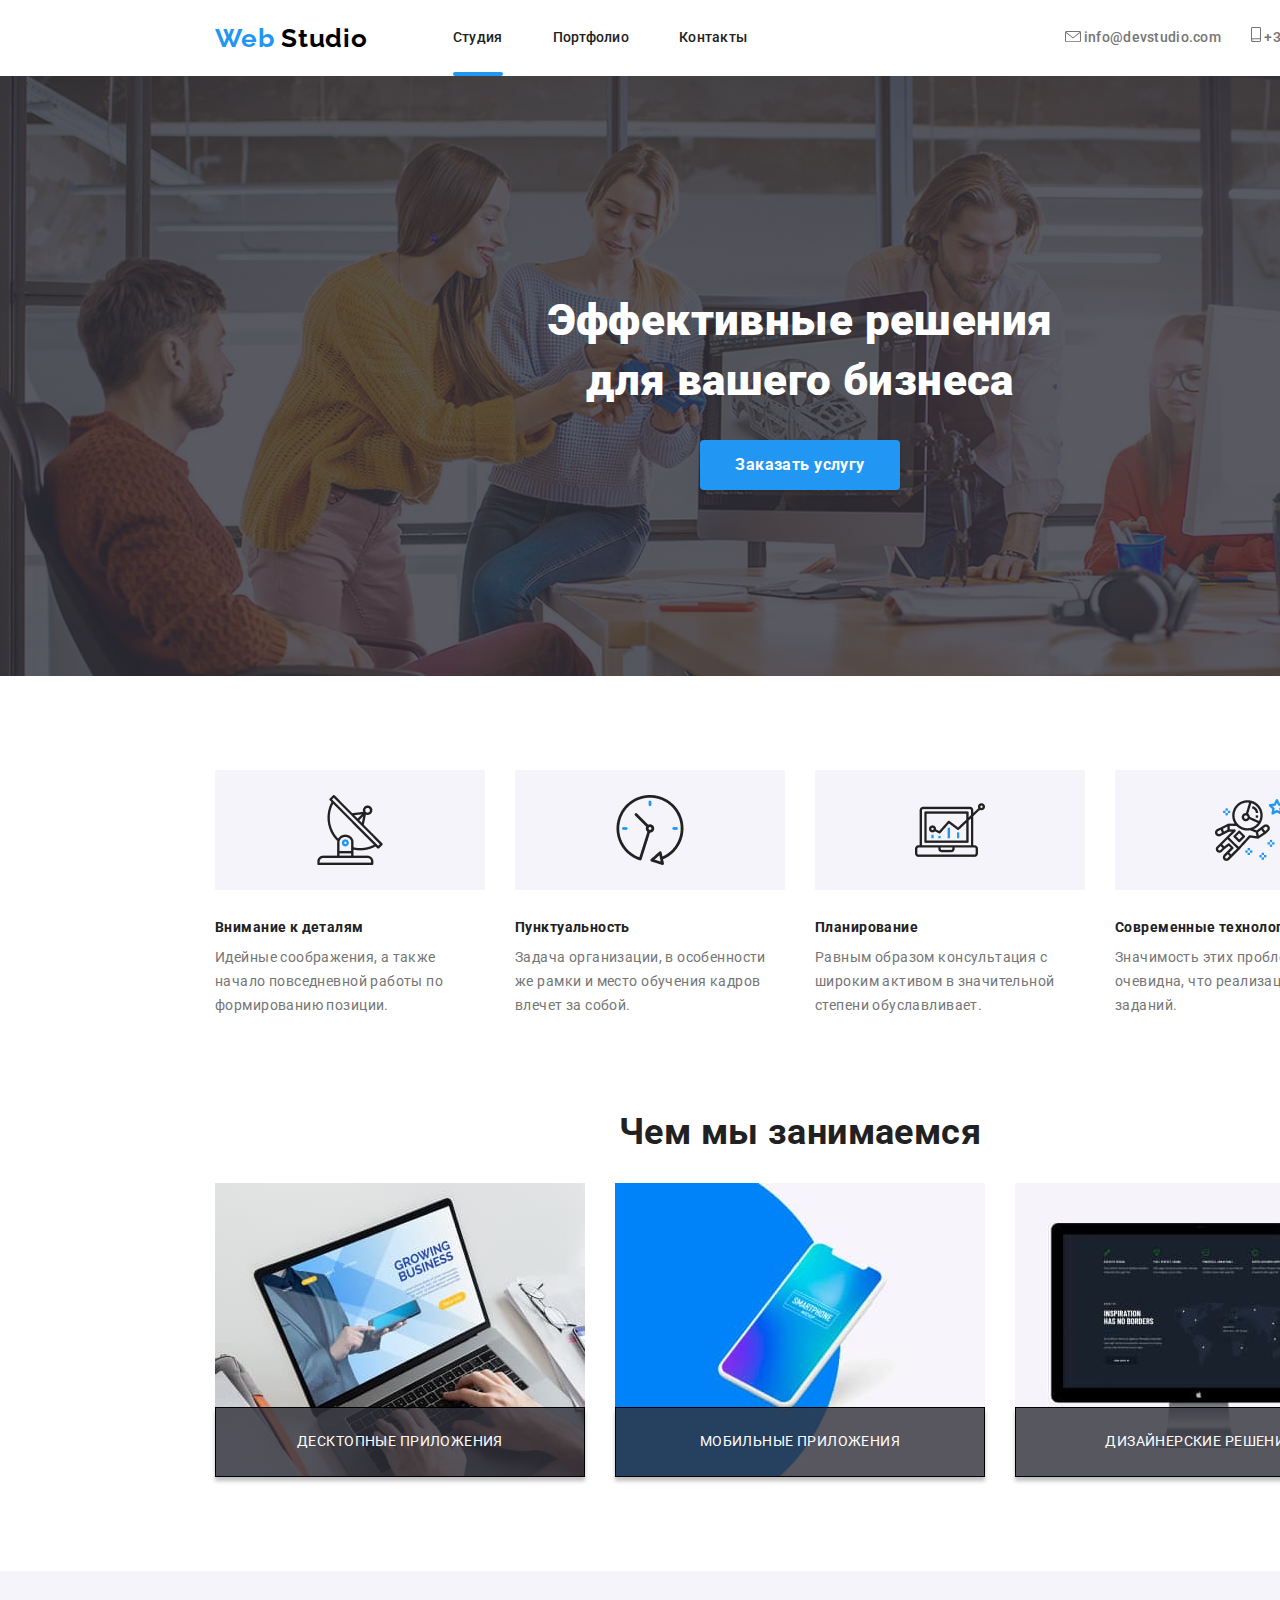
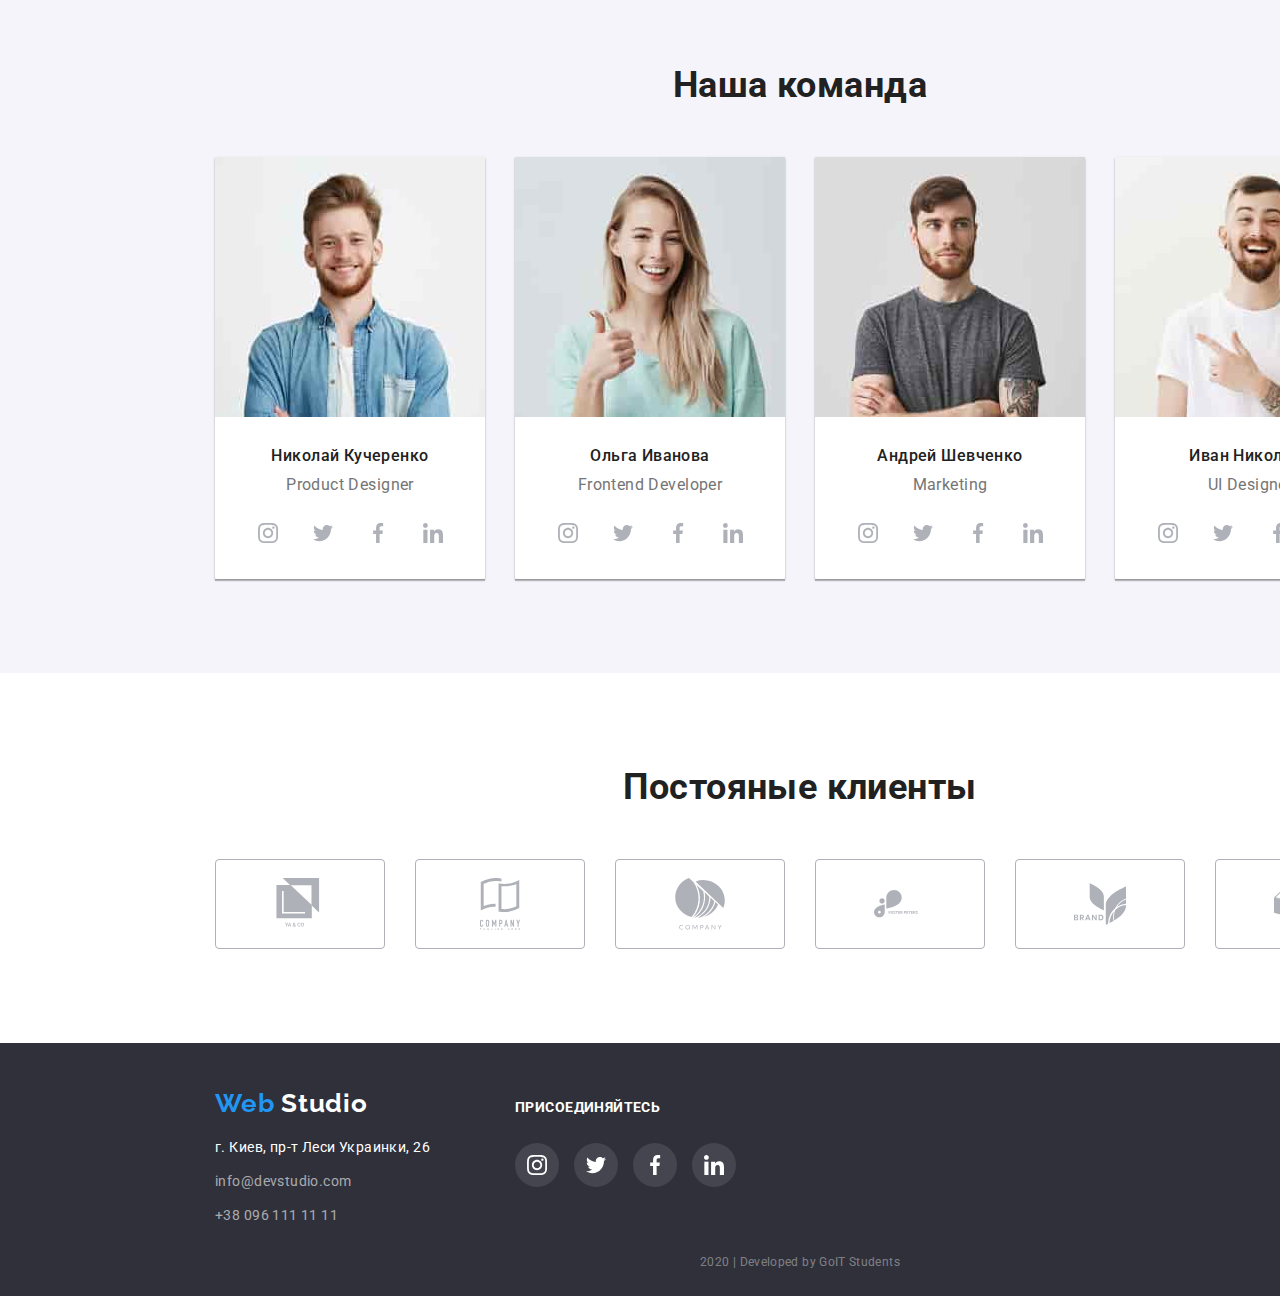
<file: index.html>
<!DOCTYPE html>
<html lang="ru">
  <head>
    <meta charset="UTF-8" />
    <meta name="viewport" content="width=device-width, initial-scale=1.0" />
    <title>Web Studio</title>
    <link rel="stylesheet" href="./css/normalize.css " />
    <link
      href="https://fonts.googleapis.com/css2?family=Raleway:wght@700&family=Roboto:wght@400;500;700;900&display=swap"
      rel="stylesheet"
    />
    <link rel="stylesheet" href="./css/styles.css" />
  </head>
  <body>
    <header>
      <nav class="nav-header container">
        <a href="index.html" class="logo">
          <span class="logo-web">Web</span>
          <span class="logo-studio">Studio</span>
        </a>
        <ul class="nav">
          <li class="actual-page"><a href="index.html" class="nav-link">Студия</a></li>
          <li><a href="portfolio.html" class="nav-link">Портфолио</a></li>
          <li><a href="" class="nav-link">Контакты</a></li>
        </ul>
        <ul class="nav-address hover-icon">
          <li>
            <a href="mailto:info@devstudio.com" class="icon-envelope">
              <svg width="16px" height="11.2px">
                <use class="icon-hover" href="./images/symbol-defs.svg#icon-envelope"></use>
              </svg>
              info@devstudio.com
            </a>
          </li>
          <li>
            <a href="tel:+380961111111"> 
              <svg  width="10px" height="15px" class="icon-smartphone">
                <use class="icon-hover" href="./images/symbol-defs.svg#icon-smartphone"></use>
              </svg>
            +38 096 111 11 11</a></li>
        </ul>
      </nav>
    </header>

    <main>
      <!-- section 1 / Эффективные решения -->
      <div class="">
        <section>
          <div class="main-header">
            <h1 class="header-style">
              Эффективные решения <br />
              для вашего бизнеса
            </h1>
            <a href="/" class="button">Заказать услугу</a>
          </div>
          <div class="advantages space-94">
            <h2 class="title transparent">advantages</h2>
            <ul class="header-title container">
              <li class="header-title-list">
                <div class="antenna"></div>
                <h3>Внимание к деталям</h3>
                <p>
                  Идейные соображения, а также начало повседневной работы по
                  формированию позиции.
                </p>
              </li>
              <li class="header-title-list">
                <div class="clock"></div>
                <h3>Пунктуальность</h3>
                <p>
                  Задача организации, в особенности же рамки и место обучения
                  кадров влечет за собой.
                </p>
              </li>
              <li class="header-title-list">
                <div class="diagram"></div>
                <h3>Планирование</h3>
                <p>
                  Равным образом консультация с широким активом в значительной
                  степени обуславливает.
                </p>
              </li>
              <li class="header-title-list">
                <div class="astronaut"></div>
                <h3>Современные технологии</h3>
                <p>
                  Значимость этих проблем настолько очевидна, что реализация
                  плановых заданий.
                </p>
              </li>
            </ul>
          </div>
        </section>

        <!-- section 2 / Чем мы занимаемся  -->

        <section class="space-94 container">
          <h2 class="title">Чем мы занимаемся</h2>
          <ul class="title-white ind-sec-2">
            <li class="desktop">
              <p>Десктопные приложения</p>
            </li>
            <li class="phone">
              <p>Мобильные приложения</p>
            </li>
            <li class="monitor">
              <p>Дизайнерские решения</p>
            </li>
          </ul>
        </section>

        <!-- section 3 / Наша команда  -->

        <section class="bg-gray space-94 space-94-pb">
          <h2 class="title our-team">Наша команда</h2>
          <ul class="title-team container">
            <li class="nikolay-kucherenko">
              <img
              src="./images/nikolay-kucherenko.jpg"
              alt="Николай Кучеренко"
              width="270"
              height="260"
            />
              <div class="description">
                <b>Николай Кучеренко</b>
                <p>Product Designer</p>
                <ul class="link-style social-link">
                  <li><a href="https://www.instagram.com/">
                    <svg width="20px" height="20px" class="icon-social-link"><use href="./images/symbol-defs.svg#icon-instagram"></use></svg> <!-- icon-instagram --></a></li>
                  <li><a href="https://twitter.com/">
                    <svg width="20px" height="20px" class="icon-social-link"><use href="./images/symbol-defs.svg#icon-twitter"></use></svg> <!-- twitter --></a></li>
                  <li><a href="https://facebook.com/">
                    <svg width="20px" height="20px" class="icon-social-link"><use href="./images/symbol-defs.svg#icon-facebook"></use></svg> <!-- facebook --></a></li>
                  <li><a href="https://www.linkedin.com/">
                    <svg width="20px" height="20px" class="icon-social-link"><use href="./images/symbol-defs.svg#icon-linkedin"></use></svg> <!-- linkedin --></a></li>
                </ul>
              </div>
            </li>
            <li class="olga-ivanova">
              <img
              src="./images/olga-ivanova.jpg"
              alt="Ольга Иванова"
              width="270"
              height="260"
            />
              <div class="description">
                <b>Ольга Иванова</b>
                <p>Frontend Developer</p>
                <ul class="link-style social-link">
                  <li><a href="https://www.instagram.com/">
                    <svg width="20px" height="20px" class="icon-social-link"><use href="./images/symbol-defs.svg#icon-instagram"></use></svg> <!-- icon-instagram --></a></li>
                  <li><a href="https://twitter.com/">
                    <svg width="20px" height="20px" class="icon-social-link"><use href="./images/symbol-defs.svg#icon-twitter"></use></svg> <!-- twitter --></a></li>
                  <li><a href="https://facebook.com/">
                    <svg width="20px" height="20px" class="icon-social-link"><use href="./images/symbol-defs.svg#icon-facebook"></use></svg> <!-- facebook --></a></li>
                  <li><a href="https://www.linkedin.com/">
                    <svg width="20px" height="20px" class="icon-social-link"><use href="./images/symbol-defs.svg#icon-linkedin"></use></svg> <!-- linkedin --></a></li>
                </ul>
              </div>
            </li>
            <li class="andrey-shevchenko">
              <img
              src="./images/andrey-shevchenko.jpg"
              alt="Андрей Шевченко"
              width="270"
              height="260"
            />
              <div class="description">
                <b>Андрей Шевченко</b>
                <p>Marketing</p>
                <ul class="link-style social-link">
                  <li><a href="https://www.instagram.com/">
                    <svg width="20px" height="20px" class="icon-social-link"><use href="./images/symbol-defs.svg#icon-instagram"></use></svg> <!-- icon-instagram --></a></li>
                  <li><a href="https://twitter.com/">
                    <svg width="20px" height="20px" class="icon-social-link"><use href="./images/symbol-defs.svg#icon-twitter"></use></svg> <!-- twitter --></a></li>
                  <li><a href="https://facebook.com/">
                    <svg width="20px" height="20px" class="icon-social-link"><use href="./images/symbol-defs.svg#icon-facebook"></use></svg> <!-- facebook --></a></li>
                  <li><a href="https://www.linkedin.com/">
                    <svg width="20px" height="20px" class="icon-social-link"><use href="./images/symbol-defs.svg#icon-linkedin"></use></svg> <!-- linkedin --></a></li>
                </ul>
              </div>
            </li>
            <li class="ivan-nikolaev">
              <img
              src="./images/ivan-nikolaev.jpg"
              alt="Иван Николаев"
              width="270"
              height="260"
            />
              <div class="description">
                <b>Иван Николаев</b>
                <p>UI Designer</p>
                <ul class="link-style social-link">
                  <li><a href="https://www.instagram.com/">
                    <svg width="20px" height="20px" class="icon-social-link"><use href="./images/symbol-defs.svg#icon-instagram"></use></svg> <!-- icon-instagram --></a></li>
                  <li><a href="https://twitter.com/">
                    <svg width="20px" height="20px" class="icon-social-link"><use href="./images/symbol-defs.svg#icon-twitter"></use></svg> <!-- twitter --></a></li>
                  <li><a href="https://facebook.com/">
                    <svg width="20px" height="20px" class="icon-social-link"><use href="./images/symbol-defs.svg#icon-facebook"></use></svg> <!-- facebook --></a></li>
                  <li><a href="https://www.linkedin.com/">
                    <svg width="20px" height="20px" class="icon-social-link"><use href="./images/symbol-defs.svg#icon-linkedin"></use></svg> <!-- linkedin --></a></li>
                </ul>
              </div>
            </li>
          </ul>
        </section>

        <!-- section 4 / Постояные клиенты -->

        <section>
          <h2 class="title space-94">Постояные клиенты</h2>
          <ul class="our-customs space-94-pb container">
            <li>
              <a href="" >
                <svg   class="icon-logo"><use href="./images/symbol-defs.svg#icon-logo-1"></use></svg>
              </a>
            </li>
            <li>
              <a href="" >
                <svg   class="icon-logo"><use href="./images/symbol-defs.svg#icon-logo-2"></use></svg>
              </a>
            </li>
            <li>
              <a href="" >
                <svg   class="icon-logo"><use href="./images/symbol-defs.svg#icon-logo-3"></use></svg>
              </a>
            </li>
            <li>
              <a href="" >
                <svg   class="icon-logo"><use href="./images/symbol-defs.svg#icon-logo-4"></use></svg>
              </a>
            </li>
            <li>
              <a href="" >
                <svg   class="icon-logo"><use href="./images/symbol-defs.svg#icon-logo-5"></use></svg>
              </a>
            </li>
            <li>
              <a href="" >
                <svg   class="icon-logo"><use href="./images/symbol-defs.svg#icon-logo-6"></use></svg>
              </a>
            </li>
          </ul>
        </section>
      </div>
    </main>
    
    <footer class="footer">
      <div class="container">
        <div class="footer-info">
          <div class="footer-sec1">
            <a href="index.html" class="logo">
              <span class="logo-web">Web</span>
              <span class="logo-studio">Studio</span>
            </a>
            <address>
              <ul class="link-style">
                <li>
                  <a
                    class="title-white footer-map"
                    href="https://www.google.com/maps/place/%D0%B1%D1%83%D0%BB.+%D0%9B%D0%B5%D1%81%D0%B8+%D0%A3%D0%BA%D1%80%D0%B0%D0%B8%D0%BD%D0%BA%D0%B8,+26,+%D0%9A%D0%B8%D0%B5%D0%B2,+02000/@50.4252,30.53727,17z/data=!4m5!3m4!1s0x40d4cf0e033ecbe9:0x57a4dffefec77da0!8m2!3d50.4265807!4d30.5383858"
                    >г. Киев, пр-т Леси Украинки, 26</a
                  >
                </li>
                <li class="footer-address">
                  <a href="mailto:info@devstudio.com">info@devstudio.com</a>
                </li>
                <li class="footer-address">
                  <a href="tel:+380961111111">+38 096 111 11 11</a>
                </li>
              </ul>
            </address>
          </div>
          <div>
            <b class="title-white footer-title-link">присоединяйтесь</b>
            <ul class="link-style footer-social-link">
              <li><a href="https://www.instagram.com/" class="footer-instagram">
              </a></li>
              <li><a href="https://twitter.com/" class="footer-twitter">
              </a></li>
              <li><a href="https://facebook.com/" class="footer-facebook">
              </a></li>
              <li><a href="https://www.linkedin.com/" class="footer-linkedin">
              </a></li>
            </ul>
          </div>
        </div>
      </div>
      <p class="developed">2020 | Developed by GoIT Students</p>
    </footer>
  </body>
</html>
</file>
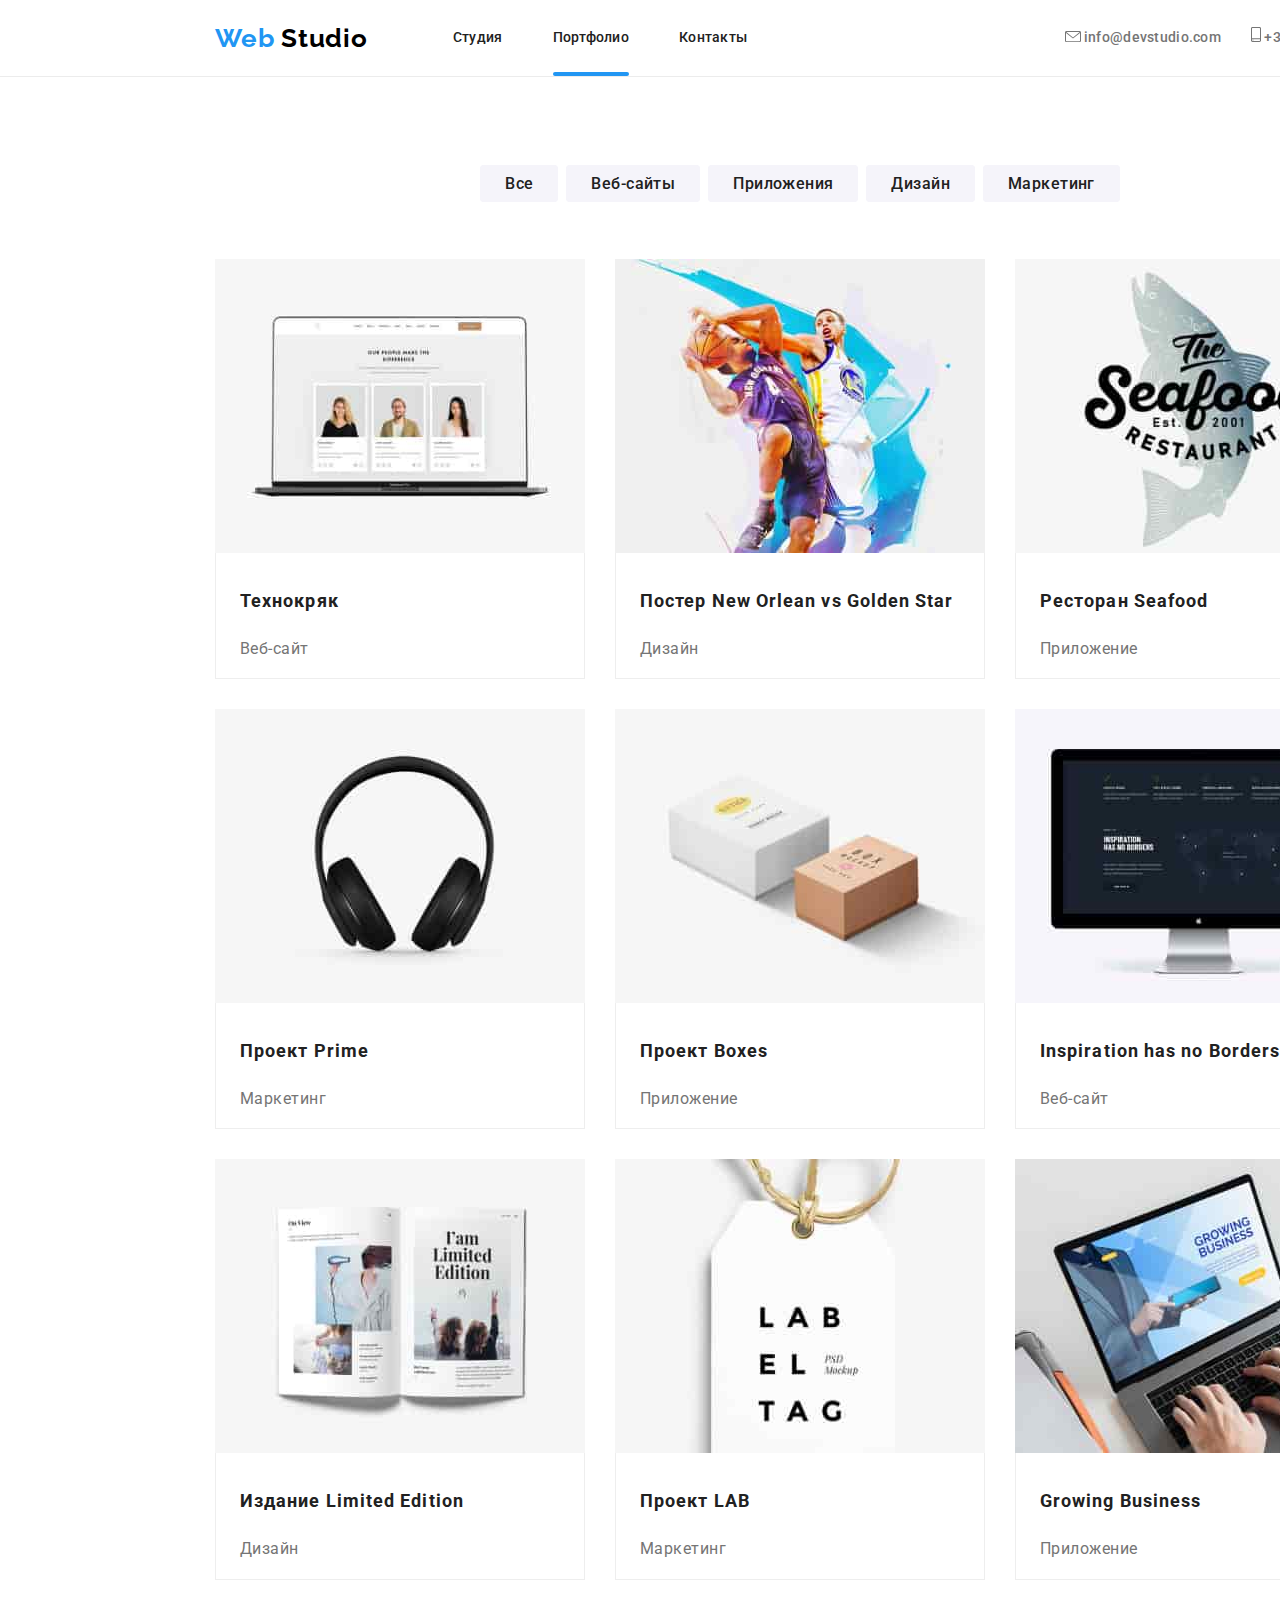
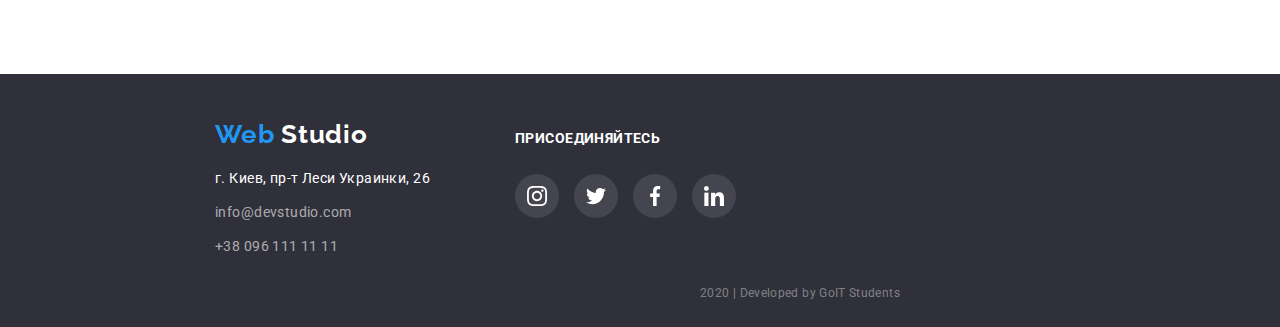
<file: portfolio.html>
<!DOCTYPE html>
<html lang="ru">
  <head>
    <meta charset="UTF-8" />
    <meta name="viewport" content="width=device-width, initial-scale=1.0" />
    <title>Web Studio</title>
    <link rel="stylesheet" href="./css/normalize.css " />
    <link
      href="https://fonts.googleapis.com/css2?family=Raleway:wght@700&family=Roboto:wght@400;500;700;900&display=swap"
      rel="stylesheet"
    />
    <link rel="stylesheet" href="./css/styles.css" />
  </head>
  <body>
    <header class="break">
      <nav class="nav-header container">
        <a href="index.html" class="logo">
          <span class="logo-web">Web</span>
          <span class="logo-studio">Studio</span>
        </a>
        <ul class="nav">
          <li><a href="index.html" class="nav-link">Студия</a></li>
          <li class="actual-page"><a href="portfolio.html" class="nav-link">Портфолио</a></li>
          <li><a href="" class="nav-link">Контакты</a></li>
        </ul>
        <ul class="nav-address hover-icon">
          <li>
            <a href="mailto:info@devstudio.com" class="icon-envelope">
              <svg width="16px" height="11.2px">
                <use class="icon-hover" href="./images/symbol-defs.svg#icon-envelope"></use>
              </svg>
              info@devstudio.com
            </a>
          </li>
          <li>
            <a href="tel:+380961111111"> 
              <svg  width="10px" height="15px" class="icon-smartphone">
                <use class="icon-hover" href="./images/symbol-defs.svg#icon-smartphone"></use>
              </svg>
            +38 096 111 11 11</a></li>
        </ul>
      </nav>
    </header>

    <main>
      <nav class="nav-portfolio space-94">
        <ul class="nav-portfolio-list">
          <li><a href="">Все</a></li>
          <li><a href="">Веб-сайты</a></li>
          <li><a href="">Приложения</a></li>
          <li><a href="">Дизайн</a></li>
          <li><a href="">Маркетинг</a></li>
        </ul>
      </nav>

      <!-- section 1 / Все -->

      <section>
        <h1 class="transparent">Портфолио</h1>
        <ul class="basic-portfolio container">
          <li>
            <a href="portfolio.html/">
              <div class="foto-overlay">
                <div class="overlay">
                  <p class="text-partfolio">
                    Технокряк это современная площадка распространения
                    коронавируса. Компании используют эту платформу для
                    цифрового шпионажа и атак на защищённые сервера конкурентов.
                  </p>
                </div>
                <img
                  src="./images/project-1.jpg"
                  alt="project-1"
                  width="370px"
                  height="294px"
                />
              </div>
              <div class="info">
                <h2>Технокряк</h2>
                <p>Веб-сайт</p>
              </div>
            </a>
          </li>
          <li>
            <a href="portfolio.html"
              ><div class="foto-overlay">
                <div class="overlay">
                  <p class="text-partfolio">
                    Технокряк это современная площадка распространения
                    коронавируса. Компании используют эту платформу для
                    цифрового шпионажа и атак на защищённые сервера конкурентов.
                  </p>
                </div>
                <img
                  src="./images/project-2.jpg"
                  alt="project-2"
                  width="370px"
                  height="294px"
                />
              </div>
              <div class="info">
                <h2>Постер New Orlean vs Golden Star</h2>
                <p>Дизайн</p>
              </div>
            </a>
          </li>
          <li>
            <a href="portfolio.html"
              ><div class="foto-overlay">
                <div class="overlay">
                  <p class="text-partfolio">
                    Технокряк это современная площадка распространения
                    коронавируса. Компании используют эту платформу для
                    цифрового шпионажа и атак на защищённые сервера конкурентов.
                  </p>
                </div>
                <img
                  src="./images/project-3.jpg"
                  alt="project-3"
                  width="370px"
                  height="294px"
                />
              </div>
              <div class="info">
                <h2>Ресторан Seafood</h2>
                <p>Приложение</p>
              </div>
            </a>
          </li>
          <li>
            <a href="portfolio.html"
              ><div class="foto-overlay">
                <div class="overlay">
                  <p class="text-partfolio">
                    Технокряк это современная площадка распространения
                    коронавируса. Компании используют эту платформу для
                    цифрового шпионажа и атак на защищённые сервера конкурентов.
                  </p>
                </div>
                <img
                  src="./images/project-4.jpg"
                  alt="project-4"
                  width="370px"
                  height="294px"
                />
              </div>
              <div class="info">
                <h2>Проект Prime</h2>
                <p>Маркетинг</p>
              </div>
            </a>
          </li>
          <li>
            <a href="portfolio.html"
              ><div class="foto-overlay">
                <div class="overlay">
                  <p class="text-partfolio">
                    Технокряк это современная площадка распространения
                    коронавируса. Компании используют эту платформу для
                    цифрового шпионажа и атак на защищённые сервера конкурентов.
                  </p>
                </div>
                <img
                  src="./images/project-5.jpg"
                  alt="project-5"
                  width="370px"
                  height="294px"
                />
              </div>
              <div class="info">
                <h2>Проект Boxes</h2>
                <p>Приложение</p>
              </div>
            </a>
          </li>
          <li>
            <a href="portfolio.html"
              ><div class="foto-overlay">
                <div class="overlay">
                  <p class="text-partfolio">
                    Технокряк это современная площадка распространения
                    коронавируса. Компании используют эту платформу для
                    цифрового шпионажа и атак на защищённые сервера конкурентов.
                  </p>
                </div>
                <img
                  src="./images/project-6.jpg"
                  alt="project-6"
                  width="370px"
                  height="294px"
                />
              </div>
              <div class="info">
                <h2>Inspiration has no Borders</h2>
                <p>Веб-сайт</p>
              </div>
            </a>
          </li>
          <li>
            <a href="portfolio.html"
              ><div class="foto-overlay">
                <div class="overlay">
                  <p class="text-partfolio">
                    Технокряк это современная площадка распространения
                    коронавируса. Компании используют эту платформу для
                    цифрового шпионажа и атак на защищённые сервера конкурентов.
                  </p>
                </div>
                <img
                  src="./images/project-7.jpg"
                  alt="project-7"
                  width="370px"
                  height="294px"
                />
              </div>
              <div class="info">
                <h2>Издание Limited Edition</h2>
                <p>Дизайн</p>
              </div>
            </a>
          </li>
          <li>
            <a href="portfolio.html"
              ><div class="foto-overlay">
                <div class="overlay">
                  <p class="text-partfolio">
                    Технокряк это современная площадка распространения
                    коронавируса. Компании используют эту платформу для
                    цифрового шпионажа и атак на защищённые сервера конкурентов.
                  </p>
                </div>
                <img
                  src="./images/project-8.jpg"
                  alt="project-8"
                  width="370px"
                  height="294px"
                />
              </div>
              <div class="info">
                <h2>Проект LAB</h2>
                <p>Маркетинг</p>
              </div>
            </a>
          </li>
          <li>
            <a href="portfolio.html"
              ><div class="foto-overlay">
                <div class="overlay">
                  <p class="text-partfolio">
                    Технокряк это современная площадка распространения
                    коронавируса. Компании используют эту платформу для
                    цифрового шпионажа и атак на защищённые сервера конкурентов.
                  </p>
                </div>
                <img
                  src="./images/project-9.jpg"
                  alt="project-9"
                  width="370px"
                  height="294px"
                />
              </div>
              <div class="info">
                <h2>Growing Business</h2>
                <p>Приложение</p>
              </div>
            </a>
          </li>
        </ul>
      </section>
    </main>

    <footer class="footer">
      <div class="container">
        <div class="footer-info">
          <div class="footer-sec1">
            <a href="index.html" class="logo">
              <span class="logo-web">Web</span>
              <span class="logo-studio">Studio</span>
            </a>
            <address>
              <ul class="link-style">
                <li>
                  <a
                    class="title-white footer-map"
                    href="https://www.google.com/maps/place/%D0%B1%D1%83%D0%BB.+%D0%9B%D0%B5%D1%81%D0%B8+%D0%A3%D0%BA%D1%80%D0%B0%D0%B8%D0%BD%D0%BA%D0%B8,+26,+%D0%9A%D0%B8%D0%B5%D0%B2,+02000/@50.4252,30.53727,17z/data=!4m5!3m4!1s0x40d4cf0e033ecbe9:0x57a4dffefec77da0!8m2!3d50.4265807!4d30.5383858"
                    >г. Киев, пр-т Леси Украинки, 26</a
                  >
                </li>
                <li class="footer-address">
                  <a href="mailto:info@devstudio.com">info@devstudio.com</a>
                </li>
                <li class="footer-address">
                  <a href="tel:+380961111111">+38 096 111 11 11</a>
                </li>
              </ul>
            </address>
          </div>
          <div>
            <b class="title-white footer-title-link">присоединяйтесь</b>
            <ul class="link-style footer-social-link">
              <li><a href="https://www.instagram.com/" class="footer-instagram">
              </a></li>
              <li><a href="https://twitter.com/" class="footer-twitter">
              </a></li>
              <li><a href="https://facebook.com/" class="footer-facebook">
              </a></li>
              <li><a href="https://www.linkedin.com/" class="footer-linkedin">
              </a></li>
            </ul>
          </div>
        </div>
      </div>
      <p class="developed">2020 | Developed by GoIT Students</p>
    </footer>
  </body>
</html>
</file>
<file: css/styles.css>
:root {
  box-sizing: border-box;
  --animation: 250ms;
  --cubic-bezier: cubic-bezier(0.4, 0, 0.2, 1);

  --color-basic: #757575;
  --color-accent: #2196f3;
  --color-accent-overlay: rgb(33, 150, 243, 0.9);
  --color-title: #212121;
  --color-white: #ffffff;
  --color-footer-address: rgba(255, 255, 255, 0.6);
  --color-footer-devoloped: rgba(255, 255, 255, 0.4);
  --color-background: #f5f4fa;
  --color-footer-background: #2f303a;
  --color-footer-background-icon: rgba(255, 255, 255, 0.1);
}

/* basic*/
*,
*::before,
*::after {
  box-sizing: inherit;
}

ul {
  margin: 0;
  padding: 0;
  list-style: none;
}

body {
  width: 1600px;
  margin-right: auto;
  margin-left: auto;
  
  font-family: Roboto, Helvetica, sans-serif;
  font-weight: 400;
  font-size: 14px;
  line-height: 1.71;
  letter-spacing: 0.03em;

  color: var(--color-basic);
}

.container {
  width: 1200px;
  padding-right: 15px;
  padding-left: 15px;
  margin-left: auto;
  margin-right: auto;
}

.title {
  font-size: 36px;
  font-weight: 700;
  line-height: 1.16;
  text-align: center;

  color: var(--color-title);
}

.title-white {
  color: var(--color-white);
}

.header-title h3 {
  font-size: 14px;
  line-height: 1.14;

  color: var(--color-title);  
}

.nav-header,
.nav,
.nav-address,
.main-header,
.button,
.header-title,
.header-title-list {
  display: flex;
}

.space-94     { margin-top:     94px;}
.space-94-pb  { padding-bottom: 94px;}

/* 
  header
*/

/* logo */
.logo {
  font-family: Raleway, Helvetica, sans-serif;
  font-size: 26px;
  font-weight: 700;
  line-height: 1.19;
  letter-spacing: 0.03em;
  text-decoration: none;
}

.logo-web     { color: #2196f3;}
.logo-studio  { color: #000000;}

/* nav */
.nav-link {
  display: block;
  padding-top: 30px;
  padding-bottom: 30px;
}

.nav li:not(:last-child) {
  margin-right: 50px;
}
.nav a {
  font-size: 14px;
  font-weight: 500;
  line-height: 1.14;
  letter-spacing: 0.02em;
  text-decoration: none;

  color: var(--color-title);

  transition: color var(--animation) var(--cubic-bezier);
}

.nav a:visited  { color: var(--color-title);}

.nav a:hover,
.nav a:focus    { color: var(--color-accent);}

.actual-page {
  position: relative;
}

.actual-page::after {
  content: "";

  position: absolute;
  
  height: 4px;
  width: 100%;

  bottom: 0;
  
  border-radius: 2px;
  background-color: var(--color-accent);

  pointer-events: none;
}

/* nav address  */

.nav-address {
  display: flex;
  margin-left: auto;
}

.nav-address a {
  font-size: 14px;
  font-weight: 500;
  line-height: 1.14;
  letter-spacing: 0.02em;
  text-decoration: none;
  
  color: var(--color-basic);

  transition: color var(--animation) var(--cubic-bezier),--color1 var(--animation) var(--cubic-bezier), fill var(--animation) var(--cubic-bezier);
} 

.nav-address a:visited  { color: var(--color-basic);}

.nav-address a:hover,
.nav-address a:focus {
  color: var(--color-accent);
}

.nav-address a:focus, 
.nav-address a:hover .icon-hover {
  --color1: var(--color-accent);
  --color2: var(--color-accent);
}

.nav li:first-child { margin-left: 85px;}
.nav-address li:not(:last-child) { margin-right: 30px;}
.nav-address li:last-child { margin-right: 0px;}
.nav-header { align-items: center;}

.break {
  border-bottom: 1px solid #ECECEC;
}

/* webstudio section 1*/
.header-img {
  width: 1600px;
  height: 600px;
}
.clear {
  position: absolute;

  color: rgba(0, 0, 0, 0.8);
}
.header {
  font-size: 44px;
  font-weight: 900;
  line-height: 1.36;
}
.header-style {
  display: flex;
  justify-content: center;
  text-align: center;

  font-size: 44px;
  font-weight: 900;
  line-height: 1.36;
  letter-spacing: 6%;
  vertical-align: top;

  color: var(--color-white);
}
.main-header {
  height: 600px;

  flex-direction: column;
  align-items: center;
  align-content: center;
  justify-content: center;

  background-image: linear-gradient( rgba(47, 48, 58, 0.8), rgba(47, 48, 58, 0.8)),
  url(../images/header.jpg);
  background-size: 1600px 600px;
}
.button {
  width: 200px;
  height: 50px;

  align-items: center;
  justify-content: center;

  
  font-size: 16px;
  font-weight: 700;
  line-height: 1.87;
  text-decoration: none;
  
  color: #ffffff;
  background-color: var(--color-accent);
  border: 5px solid var(--color-accent);
  border-radius: 4px;
  box-shadow: 0px 4px 4px rgba(0, 0, 0, 0.15);
}

.transparent { display: none;}

.header-title {
  flex-wrap: wrap;
  align-content: center;
}

.header-title li { 
  width: calc((100% - 90px) / 4);
}

.header-title li:not(:nth-child(4n))  { margin-right: auto;}
.header-title li:last-child           { margin-right: 0px;}
.header-title li:nth-child(n + 5)     { margin-top: 30px;}

.header-title-list {
  flex-direction: column;
  flex-wrap: wrap;
}

/* header title list */
.header-title .antenna {
  width: 100%;
  height: 120px;

  background: url(../images/antenna.png ), var(--color-background);
  background-size: 70px 70px, 270px 120px;
  background-position: 50% 50%, 100% 100%;
  background-repeat: no-repeat;
}
.header-title .clock {
  width: 100%;
  height: 120px;

  background: url(../images/clock.png ), var(--color-background);
  background-size: 70px 70px, 270px 120px;
  background-position: 50% 50%, 100% 100%;
  background-repeat: no-repeat;
}
.header-title .diagram {
  width: 100%;
  height: 120px;

  background: url(../images/diagram.png ), var(--color-background);
  background-size: 70px 70px, 270px 120px;
  background-position: 50% 50%, 100% 100%;
  background-repeat: no-repeat;
}
.header-title .astronaut {
  width: 100%;
  height: 120px;

  background: url(../images/astronaut.png ), var(--color-background);
  background-size: 70px 70px, 270px 120px;
  background-position: 50% 50%, 100% 100%;
  background-repeat: no-repeat;
}

.header-title h3 {
  margin-top: 30px;
  margin-bottom: 0;
}
.header-title p {
  margin-top: 10px;
  margin-bottom: 0;
}

.title p {
  font-size: 14px;
  line-height: 1.71;

  color: var(--color-basic);
}

.title-white p {
  font-size: 14px;
  line-height: 1.14;
  letter-spacing: 0.03em;
  text-transform: uppercase;
}

/* webstudio section 2 */
.link-style a {
  text-decoration: none;
}

.ind-sec-2 {
  display: flex;
  flex-wrap: wrap;
}

.ind-sec-2 li:not(:nth-child(3n)) { margin-right: 30px;}
.ind-sec-2 li:last-child          { margin-right: 0;}
.ind-sec-2 li:nth-child(n + 4)    { margin-top: 30px;}

/* index section list */
.ind-sec-2 .desktop {
  width: calc((100% - 60px) / 3);
  height: 294px;

  background: url(../images/desktop.jpg);
  background-repeat: no-repeat;

}

.desktop {
  position: relative;

  display: flex;
  align-items: flex-end;
  justify-content: center;
}
.desktop p { margin-bottom: 27px;}

.ind-sec-2 .phone {
  position: relative;

  background: url(../images/phone.jpg);
  background-repeat: no-repeat;
  width: calc((100% - 60px) / 3);
  height: 294px;
}

.phone {
  display: flex;
  align-items: flex-end;
  justify-content: center;
}

.phone p { margin-bottom: 27px;}

.ind-sec-2 .monitor {
  position: relative;

  background: url(../images/monitor.jpg);
  background-repeat: no-repeat;
  width: calc((100% - 60px) / 3);
  height: 294px;
}

.monitor {
  display: flex;
  align-items: flex-end;
  justify-content: center;
}

.monitor p { margin-bottom: 27px;}

.ind-sec-2 .desktop::before {
  content: "";

  position: absolute;
  
  width: 100%;
  height: 70px;

  left: 0;
  bottom: 0;
  
  background: rgba(47, 48, 58, 0.8);
  border: 1px solid #000000;
  box-sizing: border-box;
  box-shadow: 0px 4px 4px rgba(0, 0, 0, 0.25);
}

.ind-sec-2 .phone::before {
  content: "";

  position: absolute;
  
  width: 100%;
  height: 70px;

  left: 0;
  bottom: 0;
  
  background: rgba(47, 48, 58, 0.8);
  border: 1px solid #000000;
  box-sizing: border-box;
  box-shadow: 0px 4px 4px rgba(0, 0, 0, 0.25);
}

.ind-sec-2 .monitor::before {
  content: "";

  position: absolute;
  
  width: 100%;
  height: 70px;

  left: 0;
  bottom: 0;
  
  background: rgba(47, 48, 58, 0.8);
  border: 1px solid #000000;
  box-sizing: border-box;
  box-shadow: 0px 4px 4px rgba(0, 0, 0, 0.25);
}

.ind-sec-2 p {
  position: absolute;
  
  display: block;
  
  bottom: 0;
  z-index: 2;
}



/* webstudio section 3 */
.bg-gray {
  background-color: var(--color-background);
}

.our-team {
  padding-top: 94px;
  margin-bottom: 50px;
}

.title-team b {
  padding-top: 30px;

  font-weight: 500;
  font-size: 16px;
  line-height: 1.18;

  color: var(--color-title);
}

.title-team p {
  margin-top: 10px;

  font-size: 16px;
  line-height: 1.18;
  
  color: var(--color-basic);
}


.title-team {
  display: flex;
  flex-wrap: wrap;
}
.title-team > li{
  box-shadow: 0px 2px 1px rgba(0, 0, 0, 0.2), 0px 1px 1px rgba(0, 0, 0, 0.14), 0px 1px 3px rgba(0, 0, 0, 0.12);
}

.title-team li:not(:nth-child(4n))  { margin-right: auto;}
.title-team li:last-child           { margin-right: 0px;}
.title-team li:nth-child(n + 5)     { margin-top: 50px;}

.social-link li:not(:nth-child(4n))  { margin-right: 11px;}
.social-link li:last-child           { margin-right: 0px;}

.social-link a {
  display: inline-flex; 
  justify-content: center; 
  align-items:center;
  
  width: 44px;
  height: 44px;

  transition: background-color var(--animation) var(--cubic-bezier);

  border-radius: 50%;
}

.social-link a:hover,
.social-link a:focus {
  --color1: var(--color-white);
  border-radius: 50%;
  background-color: var(--color-accent);
}

.social-link li{
  width: 44px;
  height: 44px;
}

.icon-social-link {
  display: flex;
  display: block;
  margin: auto;
}

.social-link.link-style { 
  display: flex; 
  width: 270px;
  justify-content: center;
}

.description {
  display: flex;
  flex-direction: column;
  align-items: center;

  background-color: var(--color-white);
  width: 270px;
  height: 162px;
  border-radius: 0px 0px 4px 4px;
}

.nikolay-kucherenko {
  display: flex;
  flex-direction: column;
  align-items: center;
}

.olga-ivanova {
  display: flex;
  flex-direction: column;
  align-items: center;
}

.andrey-shevchenko {
  display: flex;
  flex-direction: column;
  align-items: center;
}

.ivan-nikolaev {
  display: flex;
  flex-direction: column;
  align-items: center;
}

/*
    webstudio section 4
 */

.our-customs {
  display: flex;
  flex-wrap: wrap;
  justify-content: center;

  margin-top: 50px;
}

.our-customs a {
  display: flex;
  justify-content: center;
  align-items: center;

  height: 90px;
  width: 170px;

  transition: border-color var(--animation) var(--cubic-bezier);

  box-sizing: border-box;
  border: 1px solid #AFB1B8;
  border-radius: 4px;
}

.icon-logo {
  max-height: 52px;
}
.our-customs a:hover,
.our-customs a:focus {
  --color1: var(--color-accent);
  border-color: var(--color-accent);
}

.our-customs li:not(:nth-child(6n)) { margin-right: calc((100% - 1020px) / 5);}
.our-customs li:last-child          { margin-right: 0px;}
.our-customs li:nth-child(n + 7)    { margin-top: 50px;}

/* footer */

.footer {
  height: 253px;
  padding-top: 45px;

  background-color: var(--color-footer-background);
}
.footer-sec1{ margin-right: 85px;}

.footer-info{
    display: flex;
    align-items: baseline;
}
.footer .logo {
  display: block;

  margin-bottom: 17px;
}
.footer .logo-studio {
  color: var(--color-white);
}
.footer-address a {
  font-style: normal;
  font-weight: normal;
  font-size: 14px;
  font-weight: 400;
  line-height: 1.71;
  text-decoration-style: normal;
  
  color: var(--color-footer-address);
}

.footer-map.title-white {
  margin-bottom: 10px;

  font-style: normal;
  
  color: var(--color-white);
}

.footer-map {
  display: block;

  font-size: 14px;
  line-height: 1.71;
  letter-spacing: 0.03em;
  text-decoration: none;
  text-decoration-style: unset;
}

.footer-address a {
  display: block;

  margin-bottom: 10px;
}

.footer-title-link {
  font-weight: 700;
  font-size: 14px;
  line-height: 1.14;
  letter-spacing: 0.03em;
  text-transform: uppercase;
}
.footer-social-link {
  display: flex;
  
  margin-top: 23px;
}

.footer-social-link li:not(:last-child) {
  margin: 0;
  margin-right: 15px;
}
.footer-social-link a {
  display: block;

  height: 44px;
  width: 44px;

  transition: background-color var(--animation) var(--cubic-bezier);

  border-radius: 50%;
}

.footer-social-link a::before {
  height: 44px;
  width: 44px;

  display: block;
  
  border-radius: 50%;
  background: rgba(255, 255, 255, 0.1);
  content: "";
}

.footer-social-link a:hover,
.footer-social-link a:focus {
  border-radius: 50%;
  
  background-color: var(--color-accent);
}

.footer-social-link .footer-instagram::before {
  background-image: url(../images/instagram-white.svg);
  background-position: center;
  background-repeat: no-repeat;
  content: "";
}
.footer-social-link .footer-twitter::before {
  background-image: url(../images/twitter-white.svg);
  background-position: center;
  background-repeat: no-repeat;
  content: "";
}
.footer-social-link .footer-facebook::before {
  background-image: url(../images/facebook-white.svg);
  background-position: center;
  background-repeat: no-repeat;
  content: "";
}
.footer-social-link .footer-linkedin::before {
  background-image: url(../images/linkedin-white.svg);
  background-position: center;
  background-repeat: no-repeat;
  content: "";
}

.footer-social-link .icon-social-link {
  margin: auto;
}

.developed {
  display: block;

  padding-bottom: 21px;

  
  font-family: Roboto;
  font-size: 12px;
  line-height: 2;
  letter-spacing: 0.03em;
  text-align: center;

  color: var(--color-footer-devoloped);
}

/* 
  portfolio 
*/

/* nav  */
.nav-portfolio-list{
  display: flex;
  justify-content: center;
}

.nav-portfolio li             { margin-right: 8px;}
.nav-portfolio li:last-child  { margin-right: 0px;}

.nav-portfolio a {  
  transition: color var(--animation), background-color var(--animation), border-color var(--animation);

  padding: 6px 22px;
  
  font-size: 16px;
  font-weight: 500;
  line-height: 1.62;
  text-decoration: none;
  
  color: var(--color-title);
  background-color: var(--color-background);
  border: solid var(--color-background);
  border-radius: 4px;
}
.nav-portfolio a:hover,
.nav-portfolio a:focus {
  color: var(--color-white);
  background-color: var(--color-accent);
  border: solid;
  border-color: var(--color-accent);
  border-radius: 4px;

  box-shadow: 0px 2px 2px rgba(0, 0, 0, 0.12), 0px 1px 2px rgba(0, 0, 0, 0.08), 0px 3px 1px rgba(0, 0, 0, 0.1);
}

/* main */
.basic-portfolio {
  display: flex;
  flex-wrap: wrap;
  
  position: relative;

  margin-top: 62px;
  margin-bottom: 94px;
}

.basic-portfolio li:not(:nth-child(3n)) { margin-right: calc((100% - 1110px) / 2);}
.basic-portfolio li:last-child          { margin-right: 0px;}
.basic-portfolio li:nth-child(n + 4)    { margin-top: 30px;}

.basic-portfolio a {
  display: block;
  text-decoration: none;
  font-style: normal;
}

.basic-portfolio img{
  display: block;
}

.basic-portfolio h2 {
  padding-left: 24px;
  
  font-size: 18px;
  line-height: 2;
  letter-spacing: 0.06em;

  color: var(--color-title);
}

.basic-portfolio p {
  padding-left: 24px;

  font-size: 16px;
  line-height: 1.71;
  letter-spacing: 0.03em;
  
  color: var(--color-basic);
}


.basic-portfolio .info {
  padding-top: 15px;

  border-right: 1px solid #EEEEEE;
  border-bottom: 1px solid #EEEEEE;
  border-left: 1px solid #EEEEEE;
}

.basic-portfolio .text-partfolio {
  font-size: 18px;
  line-height: 1.56;
  
  color: var(--color-white);
}

.basic-portfolio .foto-overlay {
  position: relative;
  overflow: hidden;
}

.basic-portfolio .overlay {
  position: absolute;

  width: 100%;
  height: 100%;

  display: flex;
  justify-content: center;
  align-items: center;

  padding-right: 24px;
  padding-left: 24px;

  transition: transform var(--animation), background-color var(--animation);
  transform: translateY(100%);
}

.basic-portfolio > li:hover,
.basic-portfolio > li:focus {
  box-shadow: 1px 4px 6px rgba(0, 0, 0, 0.16), 0px 4px 4px rgba(0, 0, 0, 0.06), 0px 1px 1px rgba(0, 0, 0, 0.12);
}

.basic-portfolio > li:hover .overlay,
.basic-portfolio > li:focus .overlay {
  transform: translateY(0);

  background-color: var(--color-accent-overlay);

}
</file>
